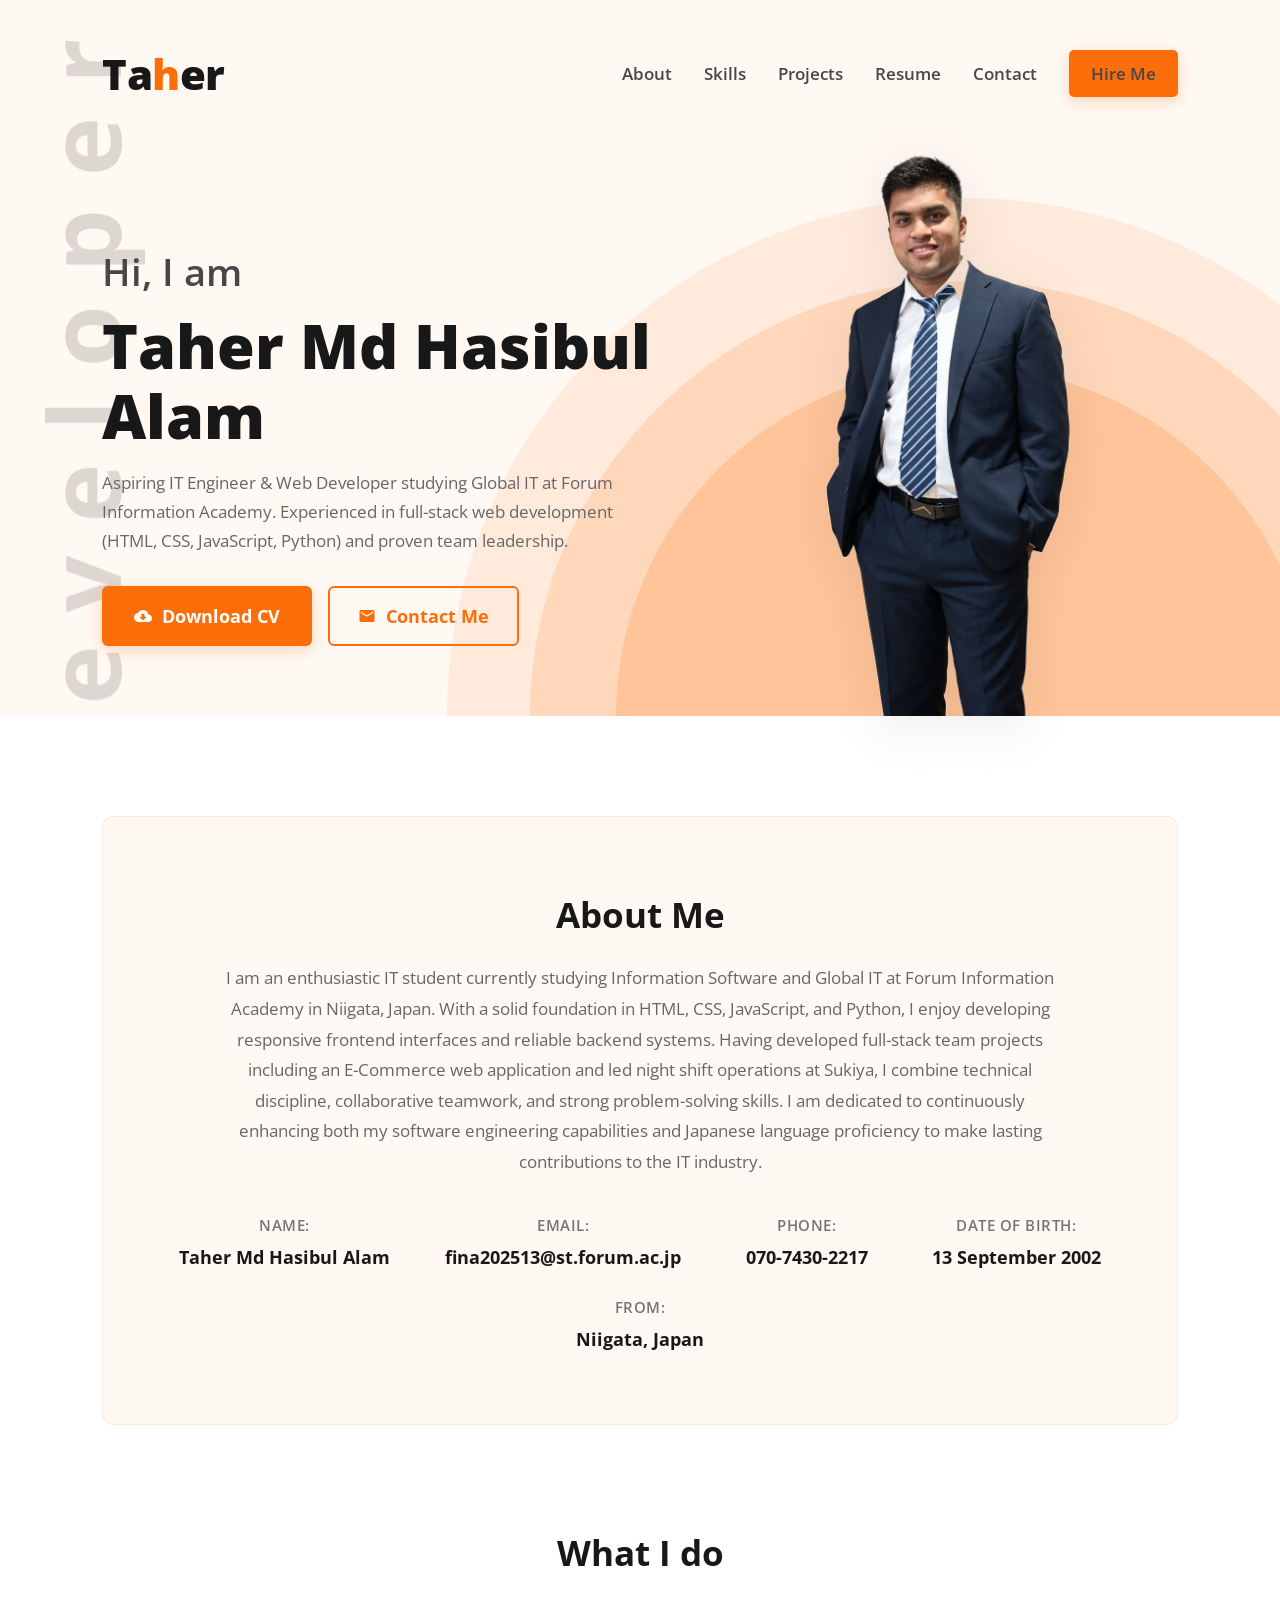
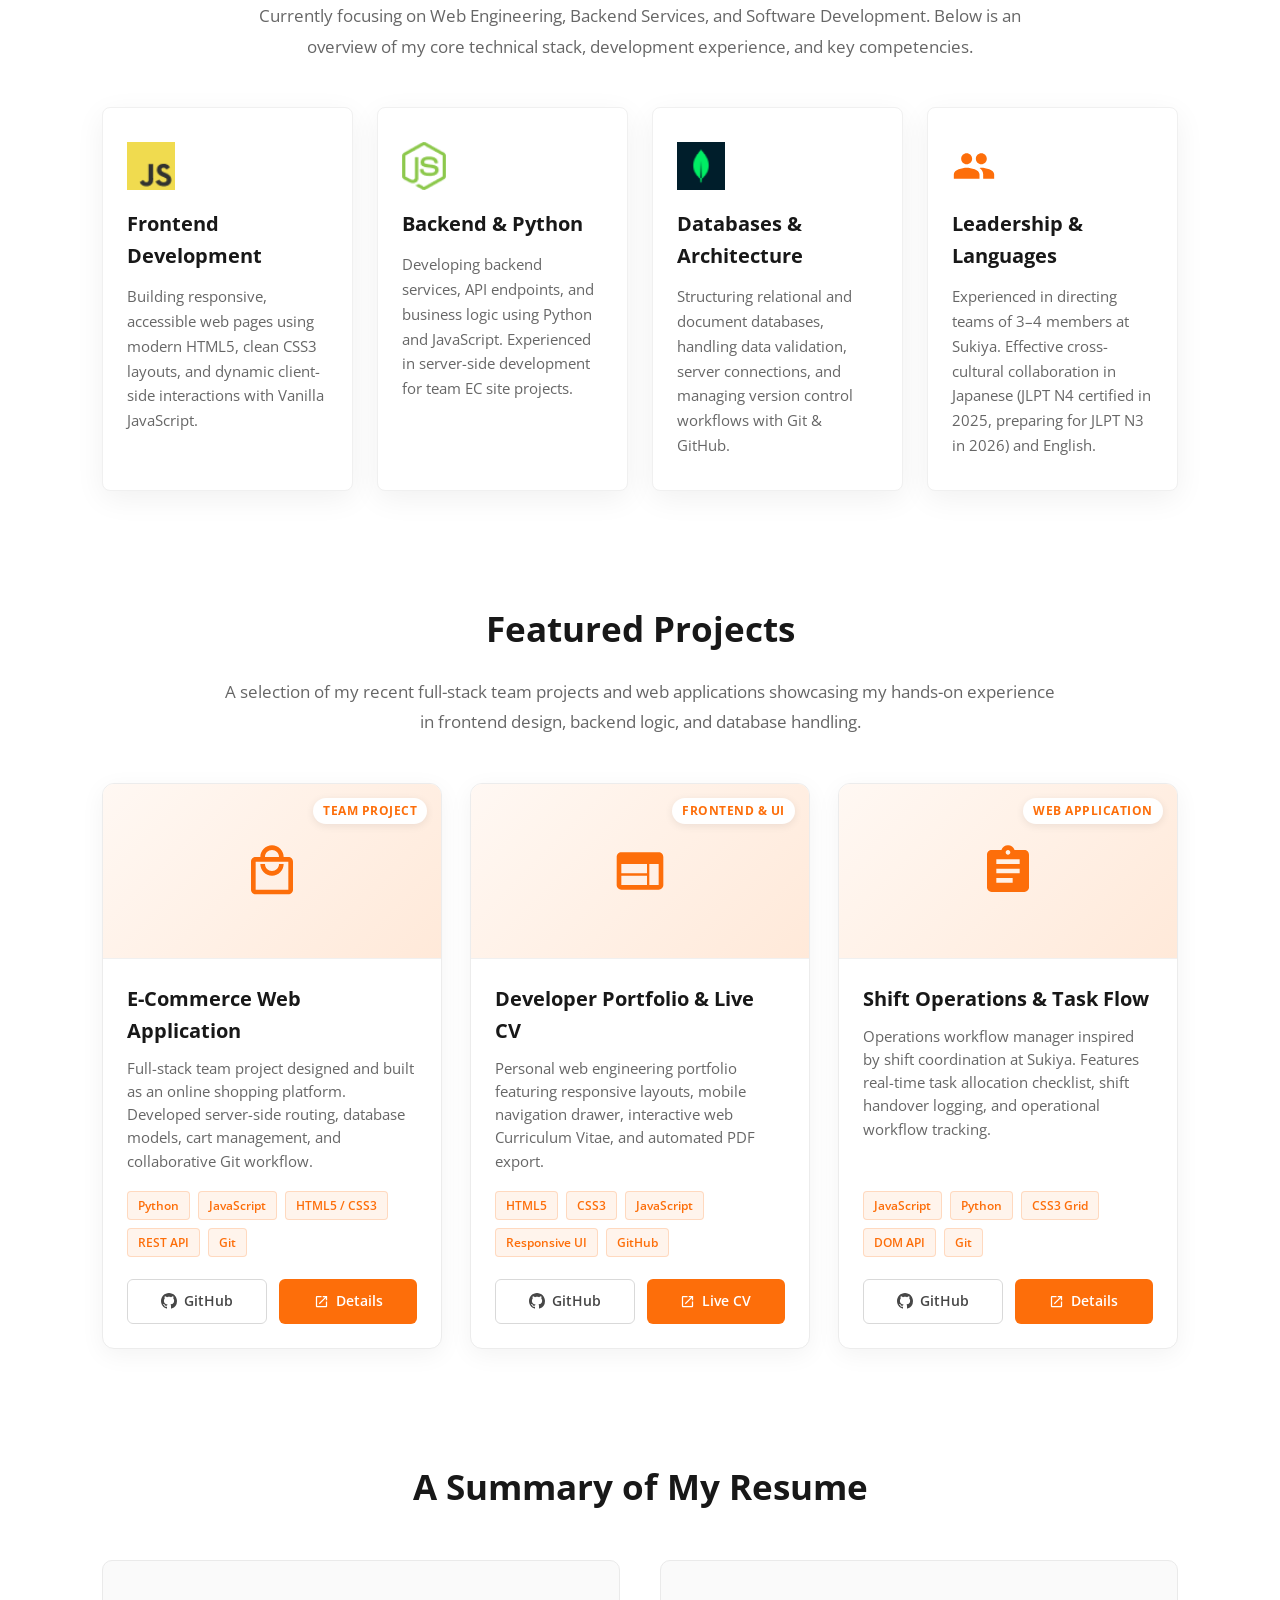
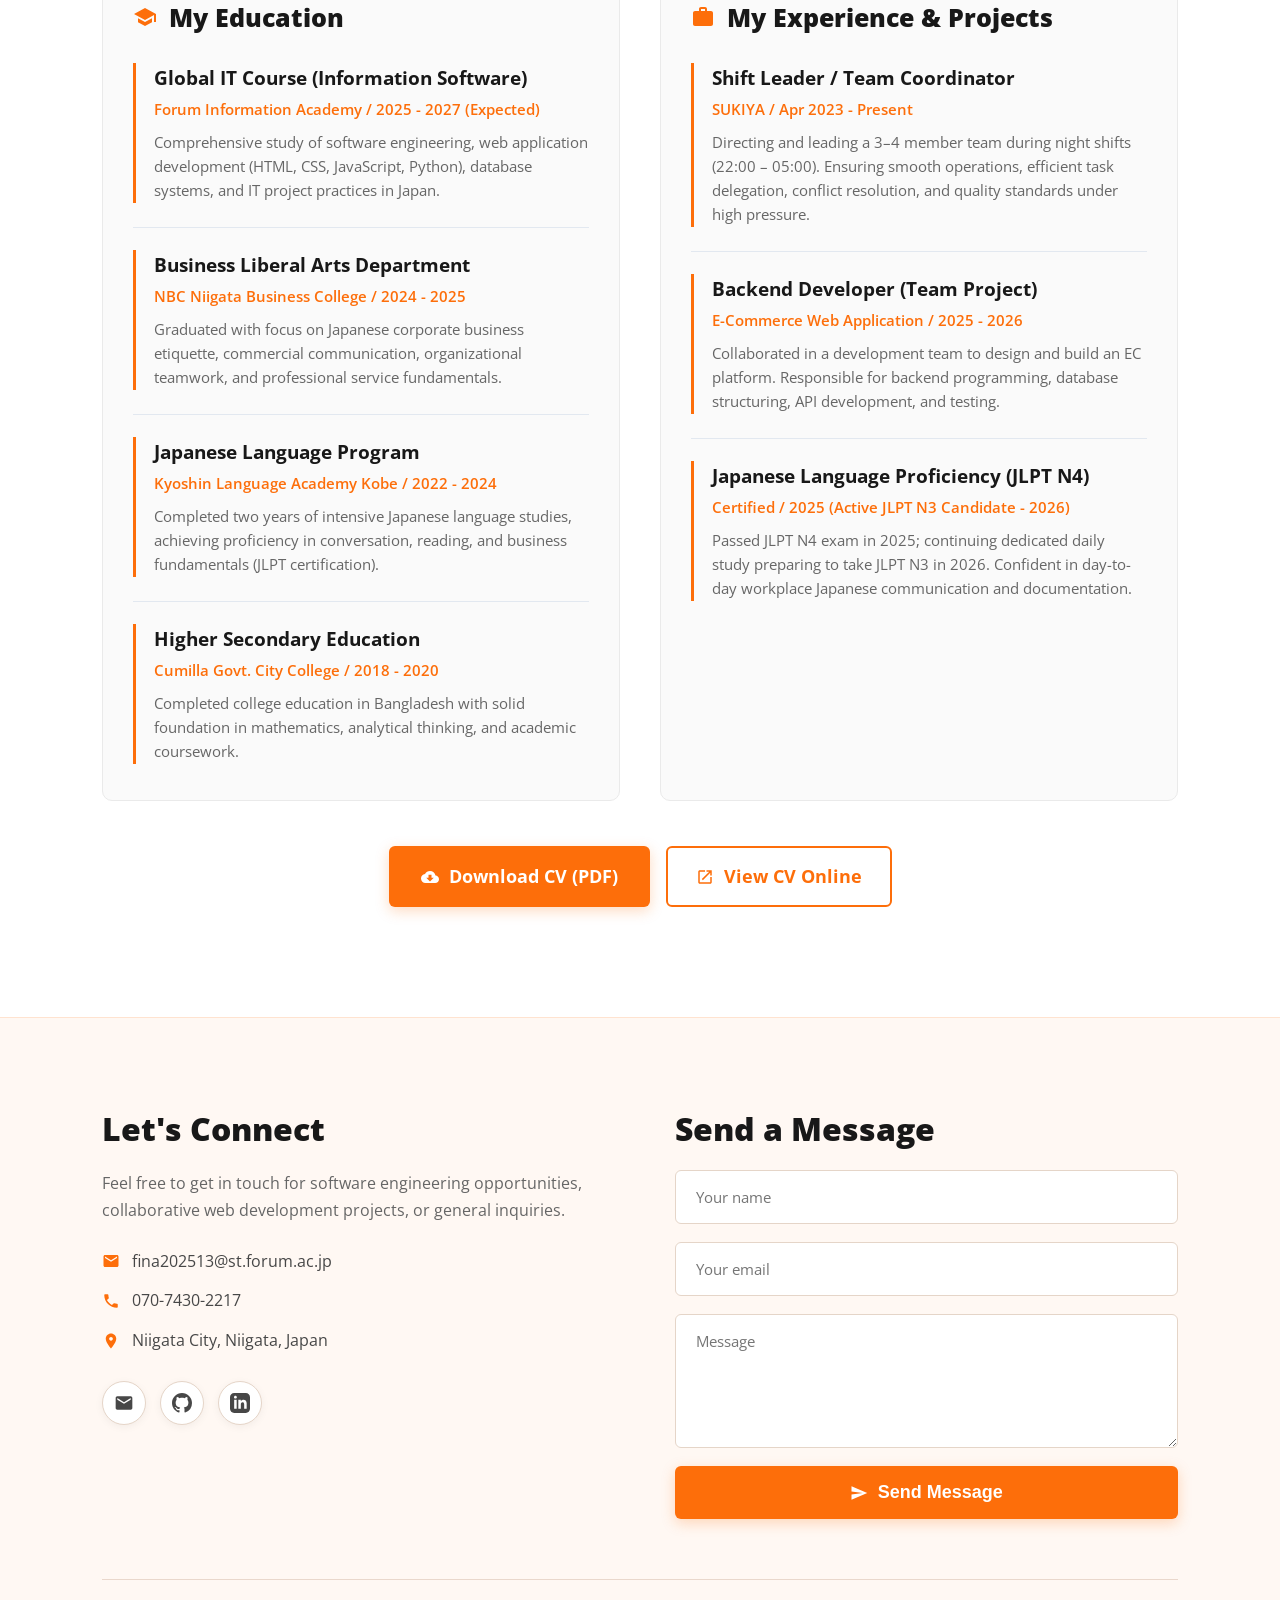
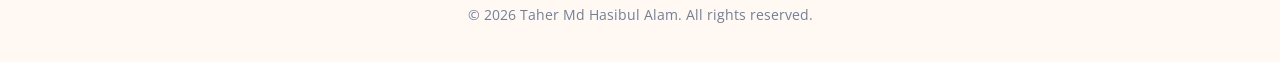
<file: index.html>
<!DOCTYPE html>
<html lang="en">
<head>
    <meta charset="UTF-8">
    <meta name="viewport" content="width=device-width, initial-scale=1.0">
    <meta name="google" content="notranslate">
    <title>Taher Md Hasibul Alam | Web Developer Portfolio</title>
    <meta name="description" content="Portfolio of Taher Md Hasibul Alam - Web Developer & Global IT Student at Forum Information Academy in Niigata, Japan. Specializing in Frontend and Backend Development.">
    <!-- Favicon -->
    <link rel="icon" type="image/svg+xml" href="data:image/svg+xml,<svg xmlns='http://www.w3.org/2000/svg' viewBox='0 0 100 100'><rect width='100' height='100' rx='20' fill='%23FD6E0A'/><text x='50%' y='55%' dominant-baseline='central' text-anchor='middle' fill='white' font-size='60' font-family='sans-serif' font-weight='bold'>T</text></svg>">
    <!-- Google Fonts -->
    <link rel="preconnect" href="https://fonts.googleapis.com">
    <link rel="preconnect" href="https://fonts.gstatic.com" crossorigin>
    <link href="https://fonts.googleapis.com/css2?family=Open+Sans:ital,wght@0,300..800;1,300..800&display=swap" rel="stylesheet">
    <!-- Font Awesome 6.5.1 -->
    <link rel="stylesheet" href="https://cdnjs.cloudflare.com/ajax/libs/font-awesome/6.5.1/css/all.min.css">
    <!-- Custom CSS -->
    <link rel="stylesheet" href="styles/portfolio.css">
</head>

<body class="font-open-sans">
    <!-- Header Section -->
    <header class="header">
        <nav>
            <a href="#" class="logo-link" aria-label="Taher Portfolio Home">
                <div class="logo">
                    <h2>Ta<span class="color-orange">h</span>er</h2>
                </div>
            </a>

            <button class="mobile-menu-btn" id="mobile-menu-toggle" aria-label="Toggle navigation menu">
                <svg width="22" height="22" viewBox="0 0 24 24" fill="currentColor"><path d="M3 18h18v-2H3v2zm0-5h18v-2H3v2zm0-7v2h18V6H3z"/></svg>
            </button>

            <ul class="menu" id="nav-menu">
                <li><a href="#about">About</a></li>
                <li><a href="#skills">Skills</a></li>
                <li><a href="#projects">Projects</a></li>
                <li><a href="#resume">Resume</a></li>
                <li><a href="#contact">Contact</a></li>
                <li><a href="#contact" class="btn-primary btn-nav">Hire Me</a></li>
            </ul>
        </nav>

        <section id="banner" class="banner">
            <div class="banner-content">
                <h4 class="banner-greetings">Hi, I am</h4>
                <h1 class="banner-title">Taher Md Hasibul Alam</h1>
                <p class="banner-description">
                    Aspiring IT Engineer & Web Developer studying Global IT at Forum Information Academy. Experienced in full-stack web development (HTML, CSS, JavaScript, Python) and proven team leadership.
                </p>
                <div class="banner-buttons">
                    <a href="cv.pdf" download="Taher_Md_Hasibul_Alam_CV.pdf" class="btn-primary">
                        <svg width="18" height="18" viewBox="0 0 24 24" fill="currentColor"><path d="M19.35 10.04C18.67 6.59 15.64 4 12 4 9.11 4 6.6 5.64 5.35 8.04 2.34 8.36 0 10.91 0 14c0 3.31 2.69 6 6 6h13c2.76 0 5-2.24 5-5 0-2.64-2.05-4.78-4.65-4.96zM17 13l-5 5-5-5h3V9h4v4h3z"/></svg>
                        Download CV
                    </a>
                    <a href="#contact" class="btn-contact">
                        <svg width="18" height="18" viewBox="0 0 24 24" fill="currentColor"><path d="M20 4H4c-1.1 0-1.99.9-1.99 2L2 18c0 1.1.9 2 2 2h16c1.1 0 2-.9 2-2V6c0-1.1-.9-2-2-2zm0 4l-8 5-8-5V6l8 5 8-5v2z"/></svg>
                        Contact Me
                    </a>
                </div>
            </div>
            <div class="banner-image">
                <img src="images/taher_cutout.png" alt="Taher Md Hasibul Alam - Web Developer">
            </div>
        </section>
    </header>

    <!-- Main Content -->
    <main class="main-container">
        <!-- About Me Section -->
        <section id="about" class="about">
            <h3 class="section-title">About Me</h3>
            <p class="section-description">
                I am an enthusiastic IT student currently studying Information Software and Global IT at Forum Information Academy in Niigata, Japan. With a solid foundation in HTML, CSS, JavaScript, and Python, I enjoy developing responsive frontend interfaces and reliable backend systems. Having developed full-stack team projects including an E-Commerce web application and led night shift operations at Sukiya, I combine technical discipline, collaborative teamwork, and strong problem-solving skills. I am dedicated to continuously enhancing both my software engineering capabilities and Japanese language proficiency to make lasting contributions to the IT industry.
            </p>
            <div class="about-info-container">
                <div class="about-info">
                    <h4 class="info-title">Name:</h4>
                    <p class="info-description">Taher Md Hasibul Alam</p>
                </div>
                <div class="about-info">
                    <h4 class="info-title">Email:</h4>
                    <p class="info-description">
                        <a href="mailto:fina202513@st.forum.ac.jp" class="info-link">fina202513@st.forum.ac.jp</a>
                    </p>
                </div>
                <div class="about-info">
                    <h4 class="info-title">Phone:</h4>
                    <p class="info-description">
                        <a href="tel:07074302217" class="info-link">070-7430-2217</a>
                    </p>
                </div>
                <div class="about-info">
                    <h4 class="info-title">Date of birth:</h4>
                    <p class="info-description">13 September 2002</p>
                </div>
                <div class="about-info">
                    <h4 class="info-title">From:</h4>
                    <p class="info-description">Niigata, Japan</p>
                </div>
            </div>
        </section>

        <!-- What I Do Section -->
        <section id="skills" class="skills-section">
            <h3 class="section-title">What I do</h3>
            <p class="section-description">
                Currently focusing on Web Engineering, Backend Services, and Software Development. Below is an overview of my core technical stack, development experience, and key competencies.
            </p>
            <div class="skills-container">
                <div class="skill-card">
                    <div class="skill-icon-wrap">
                        <img src="images/icons/js.png" alt="Frontend & JavaScript">
                    </div>
                    <h4 class="skill-title">Frontend Development</h4>
                    <p class="skill-description">
                        Building responsive, accessible web pages using modern HTML5, clean CSS3 layouts, and dynamic client-side interactions with Vanilla JavaScript.
                    </p>
                </div>
                <div class="skill-card">
                    <div class="skill-icon-wrap">
                        <img src="images/icons/nodejs.png" alt="Backend & Python">
                    </div>
                    <h4 class="skill-title">Backend & Python</h4>
                    <p class="skill-description">
                        Developing backend services, API endpoints, and business logic using Python and JavaScript. Experienced in server-side development for team EC site projects.
                    </p>
                </div>
                <div class="skill-card">
                    <div class="skill-icon-wrap">
                        <img src="images/icons/mongo.png" alt="Databases & Architecture">
                    </div>
                    <h4 class="skill-title">Databases & Architecture</h4>
                    <p class="skill-description">
                        Structuring relational and document databases, handling data validation, server connections, and managing version control workflows with Git & GitHub.
                    </p>
                </div>
                <div class="skill-card">
                    <div class="skill-icon-wrap">
                        <svg width="44" height="44" viewBox="0 0 24 24" fill="#FD6E0A"><path d="M16 11c1.66 0 2.99-1.34 2.99-3S17.66 5 16 5c-1.66 0-3 1.34-3 3s1.34 3 3 3zm-8 0c1.66 0 2.99-1.34 2.99-3S9.66 5 8 5C6.34 5 5 6.34 5 8s1.34 3 3 3zm0 2c-2.33 0-7 1.17-7 3.5V19h14v-2.5c0-2.33-4.67-3.5-7-3.5zm8 0c-.29 0-.62.02-.97.05 1.16.84 1.97 1.97 1.97 3.45V19h6v-2.5c0-2.33-4.67-3.5-7-3.5z"/></svg>
                    </div>
                    <h4 class="skill-title">Leadership & Languages</h4>
                    <p class="skill-description">
                        Experienced in directing teams of 3–4 members at Sukiya. Effective cross-cultural collaboration in Japanese (JLPT N4 certified in 2025, preparing for JLPT N3 in 2026) and English.
                    </p>
                </div>
            </div>
        </section>

        <!-- Featured Projects Section -->
        <section id="projects" class="projects-section">
            <h3 class="section-title">Featured Projects</h3>
            <p class="section-description">
                A selection of my recent full-stack team projects and web applications showcasing my hands-on experience in frontend design, backend logic, and database handling.
            </p>

            <div class="projects-grid">
                <!-- Project 1 -->
                <div class="project-card">
                    <div class="project-thumb">
                        <span class="project-badge">Team Project</span>
                        <svg width="56" height="56" viewBox="0 0 24 24" fill="currentColor">
                            <path d="M19 6h-2c0-2.76-2.24-5-5-5S7 3.24 7 6H5c-1.1 0-2 .9-2 2v12c0 1.1.9 2 2 2h14c1.1 0 2-.9 2-2V8c0-1.1-.9-2-2-2zm-7-3c1.66 0 3 1.34 3 3H9c0-1.66 1.34-3 3-3zm7 17H5V8h14v12zm-7-8c-1.66 0-3-1.34-3-3H7c0 2.76 2.24 5 5 5s5-2.24 5-5h-2c0 1.66-1.34 3-3 3z"/>
                        </svg>
                    </div>
                    <div class="project-body">
                        <h4 class="project-title">E-Commerce Web Application</h4>
                        <p class="project-desc">
                            Full-stack team project designed and built as an online shopping platform. Developed server-side routing, database models, cart management, and collaborative Git workflow.
                        </p>
                        <div class="project-tech">
                            <span class="tech-tag">Python</span>
                            <span class="tech-tag">JavaScript</span>
                            <span class="tech-tag">HTML5 / CSS3</span>
                            <span class="tech-tag">REST API</span>
                            <span class="tech-tag">Git</span>
                        </div>
                        <div class="project-links">
                            <a href="https://github.com/fina202513-prog" target="_blank" rel="noopener noreferrer" class="project-btn project-btn-outline">
                                <svg width="16" height="16" viewBox="0 0 24 24" fill="currentColor"><path d="M12 0C5.37 0 0 5.37 0 12c0 5.31 3.435 9.795 8.205 11.385.6.105.825-.255.825-.57 0-.285-.015-1.23-.015-2.235-3.015.555-3.795-.735-4.035-1.41-.135-.345-.72-1.41-1.23-1.695-.42-.225-1.02-.78-.015-.795.945-.015 1.62.87 1.845 1.23 1.08 1.815 2.805 1.305 3.495.99.105-.78.42-1.305.765-1.605-2.67-.3-5.46-1.335-5.46-5.925 0-1.305.465-2.385 1.23-3.225-.12-.3-.54-1.53.12-3.18 0 0 1.005-.315 3.3 1.23.96-.27 1.98-.405 3-.405s2.04.135 3 .405c2.295-1.56 3.3-1.23 3.3-1.23.66 1.65.24 2.88.12 3.18.765.84 1.23 1.905 1.23 3.225 0 4.605-2.805 5.625-5.475 5.925.435.375.81 1.095.81 2.22 0 1.605-.015 2.895-.015 3.3 0 .315.225.69.825.57A12.02 12.02 0 0024 12c0-6.63-5.37-12-12-12z"/></svg>
                                GitHub
                            </a>
                            <a href="#contact" class="project-btn project-btn-primary">
                                <svg width="15" height="15" viewBox="0 0 24 24" fill="currentColor"><path d="M19 19H5V5h7V3H5c-1.11 0-2 .9-2 2v14c0 1.1.89 2 2 2h14c1.1 0 2-.9 2-2v-7h-2v7zM14 3v2h3.59l-9.83 9.83 1.41 1.41L19 6.41V10h2V3h-7z"/></svg>
                                Details
                            </a>
                        </div>
                    </div>
                </div>

                <!-- Project 2 -->
                <div class="project-card">
                    <div class="project-thumb">
                        <span class="project-badge">Frontend & UI</span>
                        <svg width="56" height="56" viewBox="0 0 24 24" fill="currentColor">
                            <path d="M20 4H4c-1.1 0-1.99.9-1.99 2L2 18c0 1.1.9 2 2 2h16c1.1 0 2-.9 2-2V6c0-1.1-.9-2-2-2zm-5 14H4v-4h11v4zm0-5H4V9h11v4zm5 5h-4V9h4v9z"/>
                        </svg>
                    </div>
                    <div class="project-body">
                        <h4 class="project-title">Developer Portfolio & Live CV</h4>
                        <p class="project-desc">
                            Personal web engineering portfolio featuring responsive layouts, mobile navigation drawer, interactive web Curriculum Vitae, and automated PDF export.
                        </p>
                        <div class="project-tech">
                            <span class="tech-tag">HTML5</span>
                            <span class="tech-tag">CSS3</span>
                            <span class="tech-tag">JavaScript</span>
                            <span class="tech-tag">Responsive UI</span>
                            <span class="tech-tag">GitHub</span>
                        </div>
                        <div class="project-links">
                            <a href="https://github.com/fina202513-prog/hero-dev-portfolio-code" target="_blank" rel="noopener noreferrer" class="project-btn project-btn-outline">
                                <svg width="16" height="16" viewBox="0 0 24 24" fill="currentColor"><path d="M12 0C5.37 0 0 5.37 0 12c0 5.31 3.435 9.795 8.205 11.385.6.105.825-.255.825-.57 0-.285-.015-1.23-.015-2.235-3.015.555-3.795-.735-4.035-1.41-.135-.345-.72-1.41-1.23-1.695-.42-.225-1.02-.78-.015-.795.945-.015 1.62.87 1.845 1.23 1.08 1.815 2.805 1.305 3.495.99.105-.78.42-1.305.765-1.605-2.67-.3-5.46-1.335-5.46-5.925 0-1.305.465-2.385 1.23-3.225-.12-.3-.54-1.53.12-3.18 0 0 1.005-.315 3.3 1.23.96-.27 1.98-.405 3-.405s2.04.135 3 .405c2.295-1.56 3.3-1.23 3.3-1.23.66 1.65.24 2.88.12 3.18.765.84 1.23 1.905 1.23 3.225 0 4.605-2.805 5.625-5.475 5.925.435.375.81 1.095.81 2.22 0 1.605-.015 2.895-.015 3.3 0 .315.225.69.825.57A12.02 12.02 0 0024 12c0-6.63-5.37-12-12-12z"/></svg>
                                GitHub
                            </a>
                            <a href="cv.html" target="_blank" class="project-btn project-btn-primary">
                                <svg width="15" height="15" viewBox="0 0 24 24" fill="currentColor"><path d="M19 19H5V5h7V3H5c-1.11 0-2 .9-2 2v14c0 1.1.89 2 2 2h14c1.1 0 2-.9 2-2v-7h-2v7zM14 3v2h3.59l-9.83 9.83 1.41 1.41L19 6.41V10h2V3h-7z"/></svg>
                                Live CV
                            </a>
                        </div>
                    </div>
                </div>

                <!-- Project 3 -->
                <div class="project-card">
                    <div class="project-thumb">
                        <span class="project-badge">Web Application</span>
                        <svg width="56" height="56" viewBox="0 0 24 24" fill="currentColor">
                            <path d="M19 3h-4.18C14.4 1.84 13.3 1 12 1c-1.3 0-2.4.84-2.82 2H5c-1.1 0-2 .9-2 2v14c0 1.1.9 2 2 2h14c1.1 0 2-.9 2-2V5c0-1.1-.9-2-2-2zm-7 0c.55 0 1 .45 1 1s-.45 1-1 1-1-.45-1-1 .45-1 1-1zm2 14H7v-2h7v2zm3-4H7v-2h10v2zm0-4H7V7h10v2z"/>
                        </svg>
                    </div>
                    <div class="project-body">
                        <h4 class="project-title">Shift Operations & Task Flow</h4>
                        <p class="project-desc">
                            Operations workflow manager inspired by shift coordination at Sukiya. Features real-time task allocation checklist, shift handover logging, and operational workflow tracking.
                        </p>
                        <div class="project-tech">
                            <span class="tech-tag">JavaScript</span>
                            <span class="tech-tag">Python</span>
                            <span class="tech-tag">CSS3 Grid</span>
                            <span class="tech-tag">DOM API</span>
                            <span class="tech-tag">Git</span>
                        </div>
                        <div class="project-links">
                            <a href="https://github.com/fina202513-prog" target="_blank" rel="noopener noreferrer" class="project-btn project-btn-outline">
                                <svg width="16" height="16" viewBox="0 0 24 24" fill="currentColor"><path d="M12 0C5.37 0 0 5.37 0 12c0 5.31 3.435 9.795 8.205 11.385.6.105.825-.255.825-.57 0-.285-.015-1.23-.015-2.235-3.015.555-3.795-.735-4.035-1.41-.135-.345-.72-1.41-1.23-1.695-.42-.225-1.02-.78-.015-.795.945-.015 1.62.87 1.845 1.23 1.08 1.815 2.805 1.305 3.495.99.105-.78.42-1.305.765-1.605-2.67-.3-5.46-1.335-5.46-5.925 0-1.305.465-2.385 1.23-3.225-.12-.3-.54-1.53.12-3.18 0 0 1.005-.315 3.3 1.23.96-.27 1.98-.405 3-.405s2.04.135 3 .405c2.295-1.56 3.3-1.23 3.3-1.23.66 1.65.24 2.88.12 3.18.765.84 1.23 1.905 1.23 3.225 0 4.605-2.805 5.625-5.475 5.925.435.375.81 1.095.81 2.22 0 1.605-.015 2.895-.015 3.3 0 .315.225.69.825.57A12.02 12.02 0 0024 12c0-6.63-5.37-12-12-12z"/></svg>
                                GitHub
                            </a>
                            <a href="#contact" class="project-btn project-btn-primary">
                                <svg width="15" height="15" viewBox="0 0 24 24" fill="currentColor"><path d="M19 19H5V5h7V3H5c-1.11 0-2 .9-2 2v14c0 1.1.89 2 2 2h14c1.1 0 2-.9 2-2v-7h-2v7zM14 3v2h3.59l-9.83 9.83 1.41 1.41L19 6.41V10h2V3h-7z"/></svg>
                                Details
                            </a>
                        </div>
                    </div>
                </div>
            </div>
        </section>

        <!-- Resume Section -->
        <section id="resume" class="resume-section">
            <h3 class="section-title">A Summary of My Resume</h3>
            
            <div class="resume-container">
                <!-- Education Column -->
                <div class="resume-column">
                    <h3 class="resume-column-title">
                        <svg width="24" height="24" viewBox="0 0 24 24" fill="#FD6E0A"><path d="M5 13.18v4L12 21l7-3.82v-4L12 17l-7-3.82zM12 3L1 9l11 6 9-4.91V17h2V9L12 3z"/></svg>
                        My Education
                    </h3>

                    <div class="resume-item">
                        <h4 class="experience-title">Global IT Course (Information Software)</h4>
                        <h5 class="experience-sub-title">Forum Information Academy / 2025 - 2027 (Expected)</h5>
                        <p class="experience-description">
                            Comprehensive study of software engineering, web application development (HTML, CSS, JavaScript, Python), database systems, and IT project practices in Japan.
                        </p>
                    </div>
                    <hr>

                    <div class="resume-item">
                        <h4 class="experience-title">Business Liberal Arts Department</h4>
                        <h5 class="experience-sub-title">NBC Niigata Business College / 2024 - 2025</h5>
                        <p class="experience-description">
                            Graduated with focus on Japanese corporate business etiquette, commercial communication, organizational teamwork, and professional service fundamentals.
                        </p>
                    </div>
                    <hr>

                    <div class="resume-item">
                        <h4 class="experience-title">Japanese Language Program</h4>
                        <h5 class="experience-sub-title">Kyoshin Language Academy Kobe / 2022 - 2024</h5>
                        <p class="experience-description">
                            Completed two years of intensive Japanese language studies, achieving proficiency in conversation, reading, and business fundamentals (JLPT certification).
                        </p>
                    </div>
                    <hr>

                    <div class="resume-item">
                        <h4 class="experience-title">Higher Secondary Education</h4>
                        <h5 class="experience-sub-title">Cumilla Govt. City College / 2018 - 2020</h5>
                        <p class="experience-description">
                            Completed college education in Bangladesh with solid foundation in mathematics, analytical thinking, and academic coursework.
                        </p>
                    </div>
                </div>

                <!-- Experience Column -->
                <div class="resume-column">
                    <h3 class="resume-column-title">
                        <svg width="24" height="24" viewBox="0 0 24 24" fill="#FD6E0A"><path d="M20 6h-4V4c0-1.11-.89-2-2-2h-4c-1.11 0-2 .89-2 2v2H4c-1.11 0-1.99.89-1.99 2L2 19c0 1.11.89 2 2 2h16c1.11 0 2-.89 2-2V8c0-1.11-.89-2-2-2zm-6 0h-4V4h4v2z"/></svg>
                        My Experience & Projects
                    </h3>

                    <div class="resume-item">
                        <h4 class="experience-title">Shift Leader / Team Coordinator</h4>
                        <h5 class="experience-sub-title">SUKIYA / Apr 2023 - Present</h5>
                        <p class="experience-description">
                            Directing and leading a 3–4 member team during night shifts (22:00 – 05:00). Ensuring smooth operations, efficient task delegation, conflict resolution, and quality standards under high pressure.
                        </p>
                    </div>
                    <hr>

                    <div class="resume-item">
                        <h4 class="experience-title">Backend Developer (Team Project)</h4>
                        <h5 class="experience-sub-title">E-Commerce Web Application / 2025 - 2026</h5>
                        <p class="experience-description">
                            Collaborated in a development team to design and build an EC platform. Responsible for backend programming, database structuring, API development, and testing.
                        </p>
                    </div>
                    <hr>

                    <div class="resume-item">
                        <h4 class="experience-title">Japanese Language Proficiency (JLPT N4)</h4>
                        <h5 class="experience-sub-title">Certified / 2025 (Active JLPT N3 Candidate - 2026)</h5>
                        <p class="experience-description">
                            Passed JLPT N4 exam in 2025; continuing dedicated daily study preparing to take JLPT N3 in 2026. Confident in day-to-day workplace Japanese communication and documentation.
                        </p>
                    </div>
                </div>
            </div>

            <div class="download-cv-btn-container">
                <a href="cv.pdf" download="Taher_Md_Hasibul_Alam_CV.pdf" class="btn-primary">
                    <svg width="18" height="18" viewBox="0 0 24 24" fill="currentColor"><path d="M19.35 10.04C18.67 6.59 15.64 4 12 4 9.11 4 6.6 5.64 5.35 8.04 2.34 8.36 0 10.91 0 14c0 3.31 2.69 6 6 6h13c2.76 0 5-2.24 5-5 0-2.64-2.05-4.78-4.65-4.96zM17 13l-5 5-5-5h3V9h4v4h3z"/></svg>
                    Download CV (PDF)
                </a>
                <a href="cv.html" target="_blank" class="btn-contact">
                    <svg width="18" height="18" viewBox="0 0 24 24" fill="currentColor"><path d="M19 19H5V5h7V3H5c-1.11 0-2 .9-2 2v14c0 1.1.89 2 2 2h14c1.1 0 2-.9 2-2v-7h-2v7zM14 3v2h3.59l-9.83 9.83 1.41 1.41L19 6.41V10h2V3h-7z"/></svg>
                    View CV Online
                </a>
            </div>
        </section>
    </main>

    <!-- Footer / Contact Section -->
    <footer id="contact" class="footer">
        <div class="footer-container">
            <div class="footer-column">
                <h3 class="footer-title">Let's Connect</h3>
                <p class="footer-description">
                    Feel free to get in touch for software engineering opportunities, collaborative web development projects, or general inquiries.
                </p>
                <div class="footer-contact-list">
                    <a href="mailto:fina202513@st.forum.ac.jp" class="footer-contact-item">
                        <svg width="18" height="18" viewBox="0 0 24 24" fill="#FD6E0A"><path d="M20 4H4c-1.1 0-1.99.9-1.99 2L2 18c0 1.1.9 2 2 2h16c1.1 0 2-.9 2-2V6c0-1.1-.9-2-2-2zm0 4l-8 5-8-5V6l8 5 8-5v2z"/></svg>
                        fina202513@st.forum.ac.jp
                    </a>
                    <a href="tel:07074302217" class="footer-contact-item">
                        <svg width="18" height="18" viewBox="0 0 24 24" fill="#FD6E0A"><path d="M6.62 10.79c1.44 2.83 3.76 5.14 6.59 6.59l2.2-2.2c.27-.27.67-.36 1.02-.24 1.12.37 2.33.57 3.57.57.55 0 1 .45 1 1V20c0 .55-.45 1-1 1-9.39 0-17-7.61-17-17 0-.55.45-1 1-1h3.5c.55 0 1 .45 1 1 0 1.25.2 2.45.57 3.57.11.35.03.74-.25 1.02l-2.2 2.2z"/></svg>
                        070-7430-2217
                    </a>
                    <div class="footer-contact-item">
                        <svg width="18" height="18" viewBox="0 0 24 24" fill="#FD6E0A"><path d="M12 2C8.13 2 5 5.13 5 9c0 5.25 7 13 7 13s7-7.75 7-13c0-3.87-3.13-7-7-7zm0 9.5c-1.38 0-2.5-1.12-2.5-2.5s1.12-2.5 2.5-2.5 2.5 1.12 2.5 2.5-1.12 2.5-2.5 2.5z"/></svg>
                        Niigata City, Niigata, Japan
                    </div>
                </div>
                <div class="social-links">
                    <a href="mailto:fina202513@st.forum.ac.jp" class="social-btn" title="Send Email" aria-label="Send Email">
                        <svg width="19" height="19" viewBox="0 0 24 24" fill="currentColor"><path d="M20 4H4c-1.1 0-1.99.9-1.99 2L2 18c0 1.1.9 2 2 2h16c1.1 0 2-.9 2-2V6c0-1.1-.9-2-2-2zm0 4l-8 5-8-5V6l8 5 8-5v2z"/></svg>
                    </a>
                    <a href="https://github.com/fina202513-prog" target="_blank" rel="noopener noreferrer" class="social-btn" title="GitHub Profile" aria-label="GitHub Profile">
                        <svg width="19" height="19" viewBox="0 0 24 24" fill="currentColor"><path d="M12 0C5.37 0 0 5.37 0 12c0 5.31 3.435 9.795 8.205 11.385.6.105.825-.255.825-.57 0-.285-.015-1.23-.015-2.235-3.015.555-3.795-.735-4.035-1.41-.135-.345-.72-1.41-1.23-1.695-.42-.225-1.02-.78-.015-.795.945-.015 1.62.87 1.845 1.23 1.08 1.815 2.805 1.305 3.495.99.105-.78.42-1.305.765-1.605-2.67-.3-5.46-1.335-5.46-5.925 0-1.305.465-2.385 1.23-3.225-.12-.3-.54-1.53.12-3.18 0 0 1.005-.315 3.3 1.23.96-.27 1.98-.405 3-.405s2.04.135 3 .405c2.295-1.56 3.3-1.23 3.3-1.23.66 1.65.24 2.88.12 3.18.765.84 1.23 1.905 1.23 3.225 0 4.605-2.805 5.625-5.475 5.925.435.375.81 1.095.81 2.22 0 1.605-.015 2.895-.015 3.3 0 .315.225.69.825.57A12.02 12.02 0 0024 12c0-6.63-5.37-12-12-12z"/></svg>
                    </a>
                    <a href="https://linkedin.com" target="_blank" rel="noopener noreferrer" class="social-btn" title="LinkedIn Profile" aria-label="LinkedIn Profile">
                        <svg width="18" height="18" viewBox="0 0 24 24" fill="currentColor"><path d="M19 0h-14c-2.761 0-5 2.239-5 5v14c0 2.761 2.239 5 5 5h14c2.762 0 5-2.239 5-5v-14c0-2.761-2.238-5-5-5zm-11 19h-3v-11h3v11zm-1.5-12.268c-.966 0-1.75-.79-1.75-1.764s.784-1.764 1.75-1.764 1.75.79 1.75 1.764-.783 1.764-1.75 1.764zm13.5 12.268h-3v-5.604c0-3.368-4-3.113-4 0v5.604h-3v-11h3v1.765c1.396-2.586 7-2.777 7 2.476v6.759z"/></svg>
                    </a>
                </div>
            </div>

            <div class="footer-column contact-form">
                <h3 class="footer-title">Send a Message</h3>
                <form id="contact-form" action="mailto:fina202513@st.forum.ac.jp" method="POST" enctype="text/plain">
                    <input type="text" id="form-name" name="name" placeholder="Your name" required aria-label="Your name">
                    <input type="email" id="form-email" name="email" placeholder="Your email" required aria-label="Your email">
                    <textarea rows="5" id="form-message" name="message" placeholder="Message" required aria-label="Message"></textarea>
                    <button class="btn-primary" type="submit">
                        <svg width="18" height="18" viewBox="0 0 24 24" fill="currentColor"><path d="M2.01 21L23 12 2.01 3 2 10l15 2-15 2z"/></svg>
                        Send Message
                    </button>
                    <div class="form-feedback" id="form-feedback"></div>
                </form>
            </div>
        </div>

        <div class="footer-bottom">
            <p>© 2026 Taher Md Hasibul Alam. All rights reserved.</p>
        </div>
    </footer>

    <!-- Back to top button -->
    <button class="back-to-top" id="back-to-top" aria-label="Back to top">
        <svg width="20" height="20" viewBox="0 0 24 24" fill="currentColor"><path d="M4 12l1.41 1.41L11 7.83V20h2V7.83l5.58 5.59L20 12l-8-8-8 8z"/></svg>
    </button>

    <!-- Interactive JavaScript -->
    <script>
        // Mobile Navigation Toggle
        const menuToggle = document.getElementById('mobile-menu-toggle');
        const navMenu = document.getElementById('nav-menu');

        if (menuToggle && navMenu) {
            menuToggle.addEventListener('click', () => {
                navMenu.classList.toggle('open');
                const isOpen = navMenu.classList.contains('open');
                menuToggle.setAttribute('aria-expanded', isOpen);
                menuToggle.innerHTML = isOpen 
                    ? '<svg width="22" height="22" viewBox="0 0 24 24" fill="currentColor"><path d="M19 6.41L17.59 5 12 10.59 6.41 5 5 6.41 10.59 12 5 17.59 6.41 19 12 13.41 17.59 19 19 17.59 13.41 12z"/></svg>'
                    : '<svg width="22" height="22" viewBox="0 0 24 24" fill="currentColor"><path d="M3 18h18v-2H3v2zm0-5h18v-2H3v2zm0-7v2h18V6H3z"/></svg>';
            });

            // Close menu when clicking on any menu link
            navMenu.querySelectorAll('a').forEach(link => {
                link.addEventListener('click', () => {
                    if (navMenu.classList.contains('open')) {
                        navMenu.classList.remove('open');
                        menuToggle.setAttribute('aria-expanded', 'false');
                        menuToggle.innerHTML = '<svg width="22" height="22" viewBox="0 0 24 24" fill="currentColor"><path d="M3 18h18v-2H3v2zm0-5h18v-2H3v2zm0-7v2h18V6H3z"/></svg>';
                    }
                });
            });
        }

        // Back to top floating button
        const backToTopBtn = document.getElementById('back-to-top');
        if (backToTopBtn) {
            window.addEventListener('scroll', () => {
                if (window.scrollY > 300) {
                    backToTopBtn.classList.add('show');
                } else {
                    backToTopBtn.classList.remove('show');
                }
            });

            backToTopBtn.addEventListener('click', () => {
                window.scrollTo({ top: 0, behavior: 'smooth' });
            });
        }

        // Contact Form Submission Handler
        const contactForm = document.getElementById('contact-form');
        const formFeedback = document.getElementById('form-feedback');

        if (contactForm) {
            contactForm.addEventListener('submit', (e) => {
                const name = document.getElementById('form-name').value.trim();
                const email = document.getElementById('form-email').value.trim();
                const message = document.getElementById('form-message').value.trim();

                if (!name || !email || !message) return;

                // Build mailto query
                const subject = encodeURIComponent(`Portfolio Inquiry from ${name}`);
                const body = encodeURIComponent(`Name: ${name}\nEmail: ${email}\n\nMessage:\n${message}`);
                const mailtoUrl = `mailto:fina202513@st.forum.ac.jp?subject=${subject}&body=${body}`;

                // Show success feedback
                if (formFeedback) {
                    formFeedback.textContent = "Thank you! Launching your email app to send message...";
                    formFeedback.className = "form-feedback success";
                }

                // Launch mail client
                setTimeout(() => {
                    window.location.href = mailtoUrl;
                }, 400);
            });
        }
    </script>
</body>
</html>
</file>
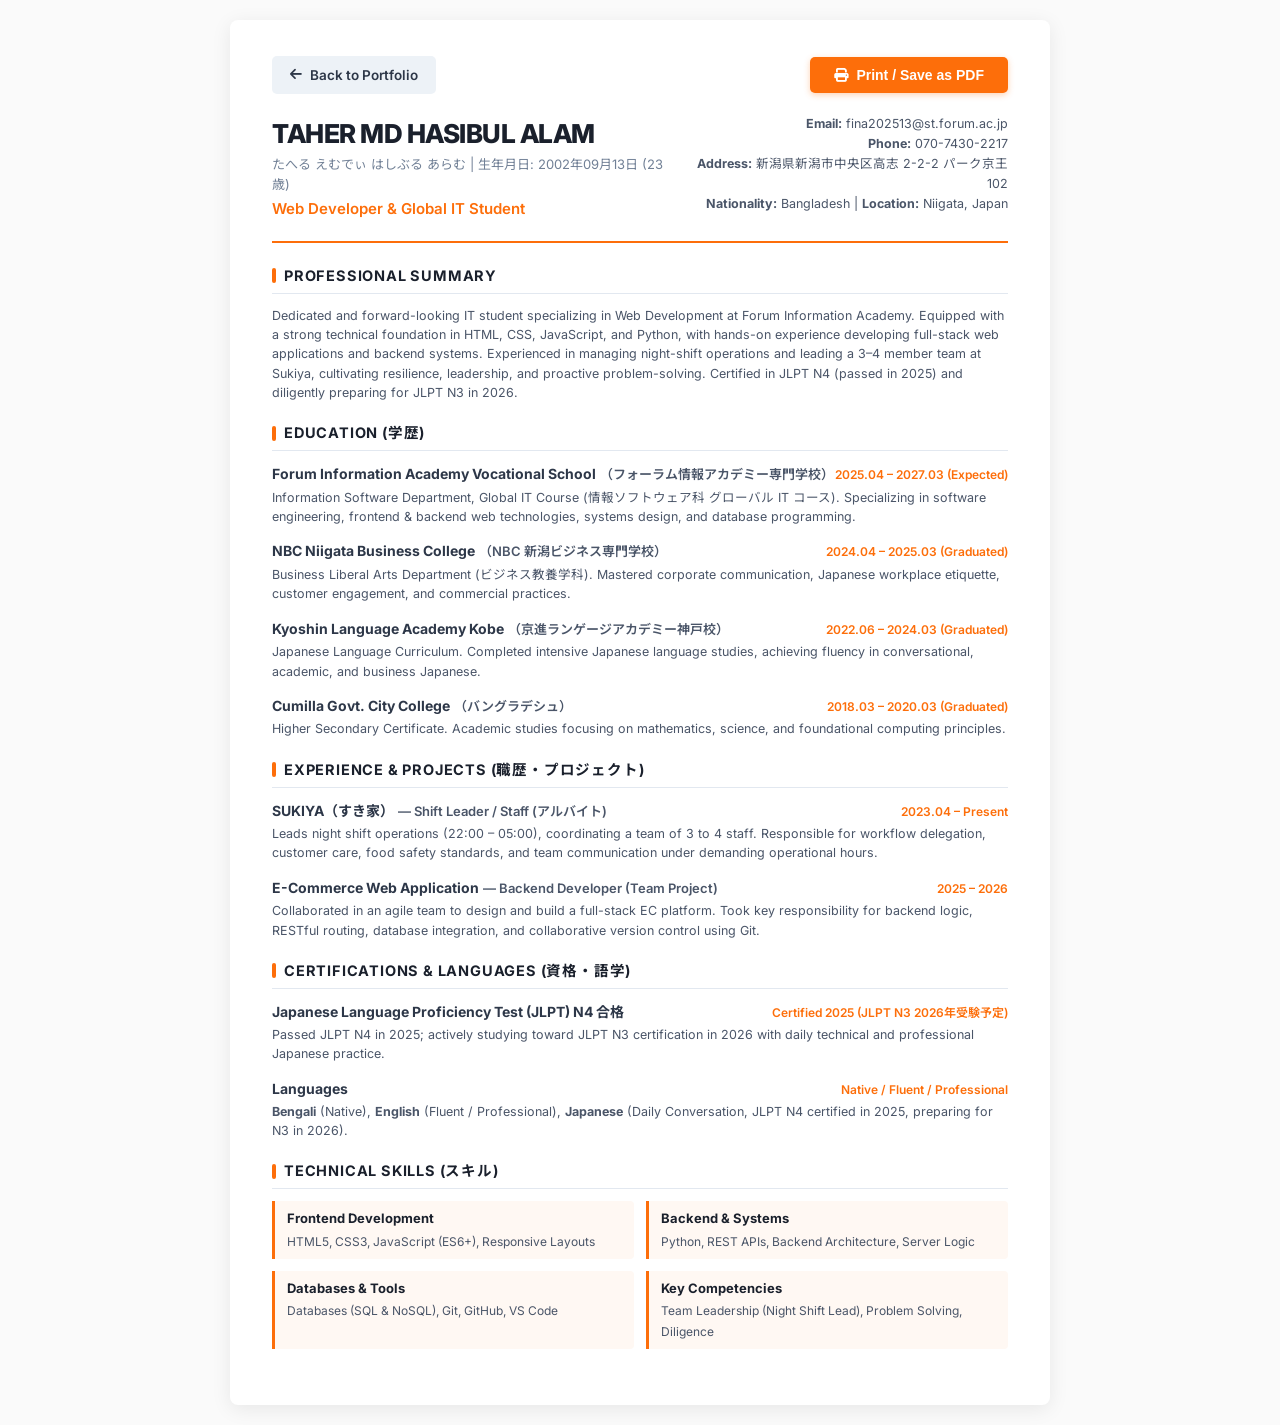
<file: cv.html>
<!DOCTYPE html>
<html lang="en">
<head>
    <meta charset="UTF-8">
    <meta name="viewport" content="width=device-width, initial-scale=1.0">
    <meta name="google" content="notranslate">
    <title>Curriculum Vitae - Taher Md Hasibul Alam</title>
    <meta name="description" content="Curriculum Vitae of Taher Md Hasibul Alam - Web Developer & Global IT Student in Niigata, Japan.">
    <link rel="icon" type="image/svg+xml" href="data:image/svg+xml,<svg xmlns='http://www.w3.org/2000/svg' viewBox='0 0 100 100'><rect width='100' height='100' rx='20' fill='%23FD6E0A'/><text x='50%' y='55%' dominant-baseline='central' text-anchor='middle' fill='white' font-size='60' font-family='sans-serif' font-weight='bold'>T</text></svg>">
    <link rel="preconnect" href="https://fonts.googleapis.com">
    <link rel="preconnect" href="https://fonts.gstatic.com" crossorigin>
    <link href="https://fonts.googleapis.com/css2?family=Inter:wght@400;500;600;700;800&family=Noto+Sans+JP:wght@400;500;700&display=swap" rel="stylesheet">
    <link rel="stylesheet" href="https://cdnjs.cloudflare.com/ajax/libs/font-awesome/6.5.1/css/all.min.css">
    <style>
        @page {
            size: A4;
            margin: 14mm 16mm;
        }
        * {
            box-sizing: border-box;
            margin: 0;
            padding: 0;
        }
        body {
            font-family: 'Inter', 'Noto Sans JP', sans-serif;
            color: #2D3748;
            background: #FAFAFA;
            line-height: 1.5;
            font-size: 13.5px;
        }
        .page {
            max-width: 820px;
            margin: 20px auto;
            background: #FFFFFF;
            padding: 36px 42px;
            box-shadow: 0 4px 20px rgba(0, 0, 0, 0.08);
            border-radius: 8px;
        }
        @media print {
            body {
                background: #FFFFFF;
            }
            .page {
                box-shadow: none;
                margin: 0;
                padding: 0;
                border-radius: 0;
                max-width: 100%;
            }
            .no-print {
                display: none !important;
            }
        }
        .header {
            display: flex;
            justify-content: space-between;
            align-items: flex-start;
            border-bottom: 2px solid #FD6E0A;
            padding-bottom: 20px;
            margin-bottom: 22px;
        }
        .header-left h1 {
            font-size: 26px;
            font-weight: 800;
            color: #1A202C;
            letter-spacing: -0.5px;
        }
        .header-left .japanese-name {
            font-size: 13px;
            color: #718096;
            margin-top: 2px;
        }
        .header-left .title {
            font-size: 15px;
            font-weight: 600;
            color: #FD6E0A;
            margin-top: 4px;
        }
        .header-right {
            text-align: right;
            font-size: 12.5px;
            color: #4A5568;
            line-height: 1.6;
        }
        .section {
            margin-bottom: 20px;
        }
        .section-title {
            font-size: 14.5px;
            font-weight: 700;
            text-transform: uppercase;
            letter-spacing: 0.8px;
            color: #1A202C;
            border-bottom: 1px solid #E2E8F0;
            padding-bottom: 6px;
            margin-bottom: 12px;
            display: flex;
            align-items: center;
            gap: 8px;
        }
        .section-title::before {
            content: "";
            display: inline-block;
            width: 4px;
            height: 15px;
            background-color: #FD6E0A;
            border-radius: 2px;
        }
        .entry {
            margin-bottom: 14px;
        }
        .entry:last-child {
            margin-bottom: 0;
        }
        .entry-header {
            display: flex;
            justify-content: space-between;
            align-items: baseline;
            margin-bottom: 3px;
        }
        .entry-title {
            font-size: 14px;
            font-weight: 700;
            color: #2D3748;
        }
        .entry-subtitle {
            font-size: 13px;
            font-weight: 600;
            color: #4A5568;
        }
        .entry-date {
            font-size: 12px;
            font-weight: 600;
            color: #FD6E0A;
            white-space: nowrap;
        }
        .entry-desc {
            font-size: 12.5px;
            color: #4A5568;
            line-height: 1.55;
            margin-top: 2px;
        }
        .skills-grid {
            display: grid;
            grid-template-columns: repeat(2, 1fr);
            gap: 12px;
        }
        .skill-item {
            background: #FFF8F3;
            border-left: 3px solid #FD6E0A;
            padding: 8px 12px;
            border-radius: 0 4px 4px 0;
        }
        .skill-item strong {
            font-size: 13px;
            color: #1A202C;
            display: block;
            margin-bottom: 2px;
        }
        .skill-item span {
            font-size: 12px;
            color: #4A5568;
        }
        .print-bar {
            display: flex;
            justify-content: space-between;
            align-items: center;
            margin-bottom: 20px;
            gap: 12px;
            flex-wrap: wrap;
        }
        .back-btn {
            display: inline-flex;
            align-items: center;
            gap: 8px;
            background: #EDF2F7;
            color: #2D3748;
            text-decoration: none;
            padding: 9px 18px;
            font-size: 13.5px;
            font-weight: 600;
            border-radius: 5px;
            transition: all 0.2s ease;
        }
        .back-btn:hover {
            background: #E2E8F0;
            color: #FD6E0A;
        }
        .print-btn {
            display: inline-flex;
            align-items: center;
            gap: 8px;
            background: #FD6E0A;
            color: white;
            border: none;
            padding: 10px 24px;
            font-size: 14px;
            font-weight: 600;
            border-radius: 5px;
            cursor: pointer;
            box-shadow: 0 2px 6px rgba(253, 110, 10, 0.3);
            transition: background 0.2s ease;
        }
        .print-btn:hover {
            background: #e55c00;
        }
    </style>
</head>
<body>
    <div class="page">
        <div class="print-bar no-print">
            <a href="index.html" class="back-btn"><i class="fa-solid fa-arrow-left"></i> Back to Portfolio</a>
            <button class="print-btn" onclick="window.print()"><i class="fa-solid fa-print"></i> Print / Save as PDF</button>
        </div>

        <header class="header">
            <div class="header-left">
                <h1>TAHER MD HASIBUL ALAM</h1>
                <div class="japanese-name">たへる えむでぃ はしぶる あらむ | 生年月日: 2002年09月13日 (23歳)</div>
                <div class="title">Web Developer & Global IT Student</div>
            </div>
            <div class="header-right">
                <div><strong>Email:</strong> fina202513@st.forum.ac.jp</div>
                <div><strong>Phone:</strong> 070-7430-2217</div>
                <div><strong>Address:</strong> 新潟県新潟市中央区高志 2-2-2 パーク京王 102</div>
                <div><strong>Nationality:</strong> Bangladesh | <strong>Location:</strong> Niigata, Japan</div>
            </div>
        </header>

        <section class="section">
            <h2 class="section-title">Professional Summary</h2>
            <p class="entry-desc">
                Dedicated and forward-looking IT student specializing in Web Development at Forum Information Academy. Equipped with a strong technical foundation in HTML, CSS, JavaScript, and Python, with hands-on experience developing full-stack web applications and backend systems. Experienced in managing night-shift operations and leading a 3–4 member team at Sukiya, cultivating resilience, leadership, and proactive problem-solving. Certified in JLPT N4 (passed in 2025) and diligently preparing for JLPT N3 in 2026.
            </p>
        </section>

        <section class="section">
            <h2 class="section-title">Education (学歴)</h2>
            <div class="entry">
                <div class="entry-header">
                    <div>
                        <span class="entry-title">Forum Information Academy Vocational School</span>
                        <span class="entry-subtitle">（フォーラム情報アカデミー専門学校）</span>
                    </div>
                    <span class="entry-date">2025.04 – 2027.03 (Expected)</span>
                </div>
                <div class="entry-desc">
                    Information Software Department, Global IT Course (情報ソフトウェア科 グローバル IT コース). Specializing in software engineering, frontend & backend web technologies, systems design, and database programming.
                </div>
            </div>

            <div class="entry">
                <div class="entry-header">
                    <div>
                        <span class="entry-title">NBC Niigata Business College</span>
                        <span class="entry-subtitle">（NBC 新潟ビジネス専門学校）</span>
                    </div>
                    <span class="entry-date">2024.04 – 2025.03 (Graduated)</span>
                </div>
                <div class="entry-desc">
                    Business Liberal Arts Department (ビジネス教養学科). Mastered corporate communication, Japanese workplace etiquette, customer engagement, and commercial practices.
                </div>
            </div>

            <div class="entry">
                <div class="entry-header">
                    <div>
                        <span class="entry-title">Kyoshin Language Academy Kobe</span>
                        <span class="entry-subtitle">（京進ランゲージアカデミー神戸校）</span>
                    </div>
                    <span class="entry-date">2022.06 – 2024.03 (Graduated)</span>
                </div>
                <div class="entry-desc">
                    Japanese Language Curriculum. Completed intensive Japanese language studies, achieving fluency in conversational, academic, and business Japanese.
                </div>
            </div>

            <div class="entry">
                <div class="entry-header">
                    <div>
                        <span class="entry-title">Cumilla Govt. City College</span>
                        <span class="entry-subtitle">（バングラデシュ）</span>
                    </div>
                    <span class="entry-date">2018.03 – 2020.03 (Graduated)</span>
                </div>
                <div class="entry-desc">
                    Higher Secondary Certificate. Academic studies focusing on mathematics, science, and foundational computing principles.
                </div>
            </div>
        </section>

        <section class="section">
            <h2 class="section-title">Experience & Projects (職歴・プロジェクト)</h2>
            <div class="entry">
                <div class="entry-header">
                    <div>
                        <span class="entry-title">SUKIYA（すき家）</span>
                        <span class="entry-subtitle">— Shift Leader / Staff (アルバイト)</span>
                    </div>
                    <span class="entry-date">2023.04 – Present</span>
                </div>
                <div class="entry-desc">
                    Leads night shift operations (22:00 – 05:00), coordinating a team of 3 to 4 staff. Responsible for workflow delegation, customer care, food safety standards, and team communication under demanding operational hours.
                </div>
            </div>

            <div class="entry">
                <div class="entry-header">
                    <div>
                        <span class="entry-title">E-Commerce Web Application</span>
                        <span class="entry-subtitle">— Backend Developer (Team Project)</span>
                    </div>
                    <span class="entry-date">2025 – 2026</span>
                </div>
                <div class="entry-desc">
                    Collaborated in an agile team to design and build a full-stack EC platform. Took key responsibility for backend logic, RESTful routing, database integration, and collaborative version control using Git.
                </div>
            </div>
        </section>

        <section class="section">
            <h2 class="section-title">Certifications & Languages (資格・語学)</h2>
            <div class="entry">
                <div class="entry-header">
                    <span class="entry-title">Japanese Language Proficiency Test (JLPT) N4 合格</span>
                    <span class="entry-date">Certified 2025 (JLPT N3 2026年受験予定)</span>
                </div>
                <div class="entry-desc">
                    Passed JLPT N4 in 2025; actively studying toward JLPT N3 certification in 2026 with daily technical and professional Japanese practice.
                </div>
            </div>
            <div class="entry">
                <div class="entry-header">
                    <span class="entry-title">Languages</span>
                    <span class="entry-date">Native / Fluent / Professional</span>
                </div>
                <div class="entry-desc">
                    <strong>Bengali</strong> (Native), <strong>English</strong> (Fluent / Professional), <strong>Japanese</strong> (Daily Conversation, JLPT N4 certified in 2025, preparing for N3 in 2026).
                </div>
            </div>
        </section>

        <section class="section">
            <h2 class="section-title">Technical Skills (スキル)</h2>
            <div class="skills-grid">
                <div class="skill-item">
                    <strong>Frontend Development</strong>
                    <span>HTML5, CSS3, JavaScript (ES6+), Responsive Layouts</span>
                </div>
                <div class="skill-item">
                    <strong>Backend & Systems</strong>
                    <span>Python, REST APIs, Backend Architecture, Server Logic</span>
                </div>
                <div class="skill-item">
                    <strong>Databases & Tools</strong>
                    <span>Databases (SQL & NoSQL), Git, GitHub, VS Code</span>
                </div>
                <div class="skill-item">
                    <strong>Key Competencies</strong>
                    <span>Team Leadership (Night Shift Lead), Problem Solving, Diligence</span>
                </div>
            </div>
        </section>
    </div>
</body>
</html>
</file>
<file: styles/portfolio.css>
/* Reset & Shared styles */
* {
    margin: 0;
    padding: 0;
    box-sizing: border-box;
}

html {
    scroll-behavior: smooth;
    overflow-x: hidden;
}

body {
    font-family: "Open Sans", -apple-system, BlinkMacSystemFont, "Segoe UI", Roboto, sans-serif;
    color: #474747;
    background-color: #FFFFFF;
    overflow-x: hidden;
    line-height: 1.6;
}

.font-open-sans {
    font-family: "Open Sans", -apple-system, BlinkMacSystemFont, "Segoe UI", Roboto, sans-serif;
}

.color-orange {
    color: #FD6E0A;
}

/* Primary Button */
.btn-primary {
    background-color: #FD6E0A;
    border: none;
    padding: 16px 32px;
    border-radius: 6px;
    font-size: 18px;
    font-weight: 700;
    color: white;
    cursor: pointer;
    text-decoration: none;
    display: inline-flex;
    align-items: center;
    justify-content: center;
    gap: 10px;
    transition: background-color 0.2s ease, transform 0.2s ease, box-shadow 0.2s ease;
    box-shadow: 0 4px 14px rgba(253, 110, 10, 0.25);
}

.btn-primary svg {
    flex-shrink: 0;
}

.btn-primary:hover {
    background-color: #e55c00;
    transform: translateY(-2px);
    box-shadow: 0 6px 18px rgba(253, 110, 10, 0.35);
}

.btn-primary:active {
    transform: translateY(0);
}

.btn-nav {
    padding: 10px 22px;
    font-size: 15px;
    border-radius: 5px;
}

/* Secondary / Outline Button */
.btn-contact {
    background-color: transparent;
    border: 2px solid #FD6E0A;
    color: #FD6E0A;
    padding: 14px 28px;
    border-radius: 6px;
    font-size: 18px;
    font-weight: 700;
    text-decoration: none;
    cursor: pointer;
    transition: all 0.2s ease;
    display: inline-flex;
    align-items: center;
    justify-content: center;
    gap: 10px;
}

.btn-contact svg {
    flex-shrink: 0;
}

.btn-contact:hover {
    background-color: #FD6E0A;
    color: white;
    transform: translateY(-2px);
    box-shadow: 0 6px 18px rgba(253, 110, 10, 0.25);
}

.btn-contact:active {
    transform: translateY(0);
}

/* Section Shared Typography */
.section-title {
    font-size: 35px;
    font-weight: bold;
    color: #181818;
    text-align: center;
    margin-bottom: 20px;
}

.section-description {
    font-size: 17px;
    color: #666666;
    line-height: 1.8;
    text-align: center;
    max-width: 830px;
    margin: 0 auto;
}

/* Main Container */
.main-container {
    width: 84%;
    max-width: 1140px;
    margin: 0 auto;
}

/* =========================================
   Header & Navbar
   ========================================= */
header.header {
    background-color: #FFF8F3;
    background-image: url('../images/header_bg.png'), url('../images/developer.png');
    background-repeat: no-repeat;
    background-position: bottom right, left 45px top 40px;
    padding-top: 40px;
}

nav {
    width: 84%;
    max-width: 1140px;
    margin: 0 auto;
    display: flex;
    justify-content: space-between;
    align-items: center;
    position: relative;
}

.logo-link {
    text-decoration: none;
    color: inherit;
    display: inline-block;
}

.logo h2 {
    font-size: 42px;
    font-weight: 900;
    color: #181818;
    letter-spacing: -0.5px;
}

.mobile-menu-btn {
    display: none;
    background: #FFFFFF;
    border: 1px solid #E5D5C8;
    width: 44px;
    height: 44px;
    border-radius: 6px;
    color: #181818;
    cursor: pointer;
    align-items: center;
    justify-content: center;
    transition: color 0.2s ease, border-color 0.2s ease;
}

.mobile-menu-btn:hover {
    color: #FD6E0A;
    border-color: #FD6E0A;
}

nav .menu {
    display: flex;
    list-style-type: none;
    gap: 32px;
    align-items: center;
}

nav .menu a {
    font-size: 17px;
    color: #474747;
    text-decoration: none;
    font-weight: 600;
    transition: color 0.2s ease;
}

nav .menu a:hover {
    color: #FD6E0A;
}

/* =========================================
   Banner Section
   ========================================= */
.banner {
    width: 84%;
    max-width: 1140px;
    margin: 20px auto 0 auto;
    display: flex;
    justify-content: space-between;
    align-items: flex-end;
    gap: 30px;
}

.banner-content {
    flex: 1;
    max-width: 580px;
    padding-bottom: 70px;
}

.banner-greetings {
    font-size: clamp(24px, 3.2vw, 38px);
    font-weight: 600;
    color: #474747;
    margin-bottom: 8px;
}

.banner-title {
    font-size: clamp(34px, 4.8vw, 68px);
    font-weight: 800;
    color: #181818;
    margin-bottom: 18px;
    line-height: 1.15;
    word-break: break-word;
    overflow-wrap: break-word;
}

.banner-description {
    font-size: 17px;
    color: #666666;
    line-height: 1.7;
    margin-bottom: 30px;
}

.banner-buttons {
    display: flex;
    gap: 16px;
    align-items: center;
    flex-wrap: wrap;
}

.banner-image {
    flex: 1;
    max-width: 480px;
    display: flex;
    justify-content: center;
    align-items: flex-end;
}

.banner-image img {
    width: 100%;
    max-width: 440px;
    height: auto;
    display: block;
    vertical-align: bottom;
    filter: drop-shadow(0 10px 25px rgba(0, 0, 0, 0.08));
}

/* =========================================
   About Me Section
   ========================================= */
.about {
    background-color: #FFF8F3;
    border-radius: 12px;
    padding: 70px 60px;
    text-align: center;
    margin-top: 100px;
    border: 1px solid rgba(253, 110, 10, 0.12);
}

.about .section-description {
    margin-bottom: 35px;
}

.about-info-container {
    display: flex;
    justify-content: space-around;
    flex-wrap: wrap;
    gap: 24px;
    margin-top: 35px;
    text-align: center;
}

.about-info {
    min-width: 140px;
}

.info-title {
    font-size: 15px;
    color: #757575;
    font-weight: 600;
    margin-bottom: 6px;
    text-transform: uppercase;
    letter-spacing: 0.5px;
}

.info-description {
    font-size: 18px;
    font-weight: 700;
    color: #181818;
}

.info-link {
    color: #181818;
    text-decoration: none;
    transition: color 0.2s ease;
}

.info-link:hover {
    color: #FD6E0A;
    text-decoration: underline;
}

/* =========================================
   What I Do (Skills) Section
   ========================================= */
.skills-section {
    margin-top: 100px;
}

.skills-container {
    display: grid;
    grid-template-columns: repeat(4, 1fr);
    gap: 24px;
    margin-top: 45px;
}

.skill-card {
    background: #FFFFFF;
    box-shadow: 0px 8px 30px rgba(0, 0, 0, 0.06);
    border-radius: 8px;
    padding: 32px 24px;
    border: 1px solid #F0F0F0;
    transition: transform 0.25s ease, box-shadow 0.25s ease, border-color 0.25s ease;
    display: flex;
    flex-direction: column;
}

.skill-card:hover {
    transform: translateY(-6px);
    box-shadow: 0px 14px 40px rgba(253, 110, 10, 0.12);
    border-color: #FD6E0A;
}

.skill-icon-wrap {
    height: 52px;
    display: flex;
    align-items: center;
    margin-bottom: 16px;
}

.skill-card img {
    height: 48px;
    width: auto;
    object-fit: contain;
}

.skill-title {
    font-size: 20px;
    font-weight: 700;
    color: #181818;
    margin-bottom: 12px;
}

.skill-description {
    color: #666666;
    font-size: 15px;
    line-height: 1.65;
    flex-grow: 1;
}

/* =========================================
   Featured Projects Section
   ========================================= */
.projects-section {
    margin-top: 110px;
}

.projects-grid {
    display: grid;
    grid-template-columns: repeat(3, 1fr);
    gap: 28px;
    margin-top: 45px;
}

.project-card {
    background: #FFFFFF;
    border-radius: 12px;
    border: 1px solid #ECECEC;
    overflow: hidden;
    box-shadow: 0 6px 25px rgba(0, 0, 0, 0.05);
    display: flex;
    flex-direction: column;
    transition: transform 0.25s ease, box-shadow 0.25s ease, border-color 0.25s ease;
}

.project-card:hover {
    transform: translateY(-6px);
    box-shadow: 0 14px 40px rgba(253, 110, 10, 0.15);
    border-color: #FD6E0A;
}

.project-thumb {
    height: 175px;
    background: linear-gradient(135deg, #FFF8F3 0%, #FFE9D9 100%);
    display: flex;
    align-items: center;
    justify-content: center;
    position: relative;
    border-bottom: 1px solid #F0F0F0;
}

.project-thumb svg {
    color: #FD6E0A;
    transition: transform 0.3s ease;
}

.project-card:hover .project-thumb svg {
    transform: scale(1.1);
}

.project-badge {
    position: absolute;
    top: 14px;
    right: 14px;
    background: #FFFFFF;
    color: #FD6E0A;
    font-size: 11.5px;
    font-weight: 700;
    padding: 4px 10px;
    border-radius: 20px;
    box-shadow: 0 2px 8px rgba(0, 0, 0, 0.08);
    text-transform: uppercase;
    letter-spacing: 0.5px;
}

.project-body {
    padding: 24px;
    display: flex;
    flex-direction: column;
    flex-grow: 1;
}

.project-title {
    font-size: 20px;
    font-weight: 700;
    color: #181818;
    margin-bottom: 10px;
}

.project-desc {
    font-size: 14.5px;
    color: #666666;
    line-height: 1.6;
    margin-bottom: 18px;
    flex-grow: 1;
}

.project-tech {
    display: flex;
    flex-wrap: wrap;
    gap: 8px;
    margin-bottom: 22px;
}

.tech-tag {
    background: #FFF4EC;
    color: #FD6E0A;
    font-size: 12px;
    font-weight: 600;
    padding: 4px 10px;
    border-radius: 4px;
    border: 1px solid rgba(253, 110, 10, 0.2);
}

.project-links {
    display: flex;
    gap: 12px;
    margin-top: auto;
}

.project-btn {
    flex: 1;
    display: inline-flex;
    align-items: center;
    justify-content: center;
    gap: 7px;
    padding: 10px 14px;
    font-size: 14px;
    font-weight: 600;
    border-radius: 6px;
    text-decoration: none;
    transition: all 0.2s ease;
}

.project-btn svg {
    flex-shrink: 0;
}

.project-btn-primary {
    background: #FD6E0A;
    color: #FFFFFF;
}

.project-btn-primary:hover {
    background: #e55c00;
    box-shadow: 0 4px 12px rgba(253, 110, 10, 0.3);
}

.project-btn-outline {
    background: #FFFFFF;
    color: #474747;
    border: 1px solid #D9D9D9;
}

.project-btn-outline:hover {
    border-color: #FD6E0A;
    color: #FD6E0A;
}

/* =========================================
   Resume Section
   ========================================= */
.resume-section {
    margin-top: 110px;
}

.resume-container {
    display: grid;
    grid-template-columns: repeat(2, 1fr);
    gap: 40px;
    margin-top: 45px;
}

.resume-column {
    background: #FAFAFA;
    border: 1px solid #EAEAEA;
    border-radius: 10px;
    padding: 36px 30px;
}

.resume-column-title {
    font-size: 25px;
    font-weight: 800;
    color: #181818;
    margin-bottom: 26px;
    display: flex;
    align-items: center;
    gap: 12px;
}

.resume-column-title svg {
    flex-shrink: 0;
}

.resume-item {
    position: relative;
    padding-left: 18px;
    border-left: 3px solid #FD6E0A;
    margin-bottom: 24px;
}

.resume-item:last-child {
    margin-bottom: 0;
}

.experience-title {
    font-size: 19px;
    font-weight: 700;
    color: #181818;
    margin-bottom: 4px;
}

.experience-sub-title {
    font-size: 15px;
    font-weight: 600;
    color: #FD6E0A;
    margin-bottom: 10px;
}

.experience-description {
    color: #666666;
    line-height: 1.65;
    font-size: 14.5px;
}

.resume-column hr {
    border: 0;
    height: 1px;
    background-color: #E2E8F0;
    margin: 22px 0;
}

.download-cv-btn-container {
    margin-top: 45px;
    display: flex;
    justify-content: center;
    align-items: center;
    gap: 16px;
    flex-wrap: wrap;
}

/* =========================================
   Footer / Contact Section
   ========================================= */
footer.footer {
    background-color: #FFF8F3;
    margin-top: 110px;
    padding: 85px 0 35px 0;
    border-top: 1px solid rgba(253, 110, 10, 0.15);
}

.footer-container {
    width: 84%;
    max-width: 1140px;
    margin: 0 auto;
    display: grid;
    grid-template-columns: 1fr 1fr;
    gap: 70px;
}

.footer-column {
    display: flex;
    flex-direction: column;
}

.footer-title {
    font-size: 32px;
    font-weight: 800;
    color: #181818;
    margin-bottom: 16px;
}

.footer-description {
    color: #666666;
    font-size: 16px;
    line-height: 1.7;
    margin-bottom: 24px;
    max-width: 480px;
}

.footer-contact-list {
    margin-bottom: 28px;
    display: flex;
    flex-direction: column;
    gap: 14px;
}

.footer-contact-item {
    display: inline-flex;
    align-items: center;
    gap: 12px;
    color: #474747;
    font-size: 16px;
    text-decoration: none;
    transition: color 0.2s ease, transform 0.2s ease;
}

.footer-contact-item:hover {
    color: #FD6E0A;
    transform: translateX(3px);
}

.footer-contact-item svg {
    color: #FD6E0A;
    flex-shrink: 0;
}

.social-links {
    display: flex;
    gap: 14px;
    align-items: center;
}

.social-btn {
    width: 44px;
    height: 44px;
    border-radius: 50%;
    background: #FFFFFF;
    border: 1px solid #E5D5C8;
    display: inline-flex;
    align-items: center;
    justify-content: center;
    color: #474747;
    text-decoration: none;
    transition: all 0.25s ease;
    box-shadow: 0 2px 8px rgba(0, 0, 0, 0.05);
}

.social-btn svg {
    width: 20px;
    height: 20px;
    fill: currentColor;
    transition: fill 0.2s ease;
}

.social-btn:hover {
    background: #FD6E0A;
    border-color: #FD6E0A;
    color: #FFFFFF;
    transform: translateY(-3px);
    box-shadow: 0 5px 14px rgba(253, 110, 10, 0.3);
}

/* Contact Form */
.contact-form form {
    display: flex;
    flex-direction: column;
    gap: 18px;
}

.contact-form form input[type="text"],
.contact-form form input[type="email"],
.contact-form form textarea {
    display: block;
    width: 100%;
    padding: 16px 20px;
    border: 1px solid #E5D5C8;
    border-radius: 6px;
    background: #FFFFFF;
    font-size: 15px;
    font-family: inherit;
    color: #2D3748;
    outline: none;
    transition: border-color 0.2s ease, box-shadow 0.2s ease;
}

.contact-form form input[type="text"]:focus,
.contact-form form input[type="email"]:focus,
.contact-form form textarea:focus {
    border-color: #FD6E0A;
    box-shadow: 0 0 0 3px rgba(253, 110, 10, 0.15);
}

.contact-form form textarea {
    resize: vertical;
    min-height: 125px;
}

.form-feedback {
    display: none;
    padding: 12px 16px;
    border-radius: 6px;
    font-size: 14px;
    font-weight: 600;
}

.form-feedback.success {
    display: block;
    background: #EBF8FF;
    color: #2B6CB0;
    border: 1px solid #BEE3F8;
}

/* Footer Bottom Bar */
.footer-bottom {
    width: 84%;
    max-width: 1140px;
    margin: 60px auto 0 auto;
    padding-top: 24px;
    border-top: 1px solid #EAD8CC;
    text-align: center;
    color: #718096;
    font-size: 14px;
}

/* Back to Top Floating Button */
.back-to-top {
    position: fixed;
    bottom: 28px;
    right: 28px;
    width: 44px;
    height: 44px;
    border-radius: 50%;
    background: #FD6E0A;
    color: white;
    border: none;
    cursor: pointer;
    display: flex;
    align-items: center;
    justify-content: center;
    box-shadow: 0 4px 14px rgba(253, 110, 10, 0.35);
    opacity: 0;
    visibility: hidden;
    transition: all 0.25s ease;
    z-index: 999;
}

.back-to-top svg {
    width: 20px;
    height: 20px;
    fill: currentColor;
}

.back-to-top.show {
    opacity: 1;
    visibility: visible;
}

.back-to-top:hover {
    background: #e55c00;
    transform: translateY(-3px);
}

/* =========================================
   Responsive Design (Media Queries)
   ========================================= */
@media (max-width: 1100px) {
    header.header {
        background-position: bottom right, -300px -300px;
    }
}

@media (max-width: 1024px) {
    .skills-container {
        grid-template-columns: repeat(2, 1fr);
    }

    .projects-grid {
        grid-template-columns: repeat(2, 1fr);
    }
}

@media (max-width: 992px) {

    nav,
    .banner,
    .main-container,
    .footer-container,
    .footer-bottom {
        width: 90%;
    }

    header.header {
        padding-top: 25px;
    }

    .banner {
        flex-direction: column-reverse;
        align-items: center;
        text-align: center;
        margin-top: 10px;
    }

    .banner-content {
        padding-bottom: 30px;
        max-width: 100%;
    }

    .banner-buttons {
        justify-content: center;
    }

    .banner-image {
        max-width: 360px;
    }

    .about {
        padding: 50px 28px;
        margin-top: 60px;
    }

    .skills-section,
    .projects-section,
    .resume-section {
        margin-top: 60px;
    }

    .resume-container {
        grid-template-columns: 1fr;
        gap: 30px;
    }

    footer.footer {
        margin-top: 70px;
        padding: 60px 0 30px 0;
    }

    .footer-container {
        grid-template-columns: 1fr;
        gap: 40px;
    }
}

@media (max-width: 768px) {
    header.header {
        background-image: url('../images/header_bg.png');
        background-size: 260px auto;
        background-position: bottom right;
        padding-top: 16px;
    }

    nav {
        width: 100%;
        padding: 0 16px;
        flex-wrap: wrap;
    }

    .mobile-menu-btn {
        display: flex;
    }

    nav .menu {
        display: none;
        flex-direction: column;
        width: 100%;
        background: #FFFFFF;
        padding: 16px 20px;
        margin-top: 12px;
        border-radius: 8px;
        box-shadow: 0 8px 24px rgba(0, 0, 0, 0.08);
        gap: 14px;
        align-items: stretch;
        text-align: center;
    }

    nav .menu.open {
        display: flex;
    }

    nav .menu a {
        display: block;
        padding: 8px;
        font-size: 16px;
    }

    nav .menu .btn-nav {
        display: inline-block;
        padding: 10px 20px;
        margin-top: 4px;
    }

    .logo h2 {
        font-size: 32px;
    }
}

@media (max-width: 680px) {
    .projects-grid {
        grid-template-columns: 1fr;
    }
}

@media (max-width: 600px) {
    .main-container {
        width: 100%;
        padding: 0 16px;
    }

    .banner {
        width: 100%;
        padding: 0 16px;
    }

    .footer-container {
        width: 100%;
        padding: 0 16px;
    }

    .footer-bottom {
        width: 100%;
        padding: 20px 16px 0 16px;
    }

    .skills-container {
        grid-template-columns: 1fr;
    }

    .banner-title {
        font-size: 30px;
        line-height: 1.2;
    }

    .banner-greetings {
        font-size: 20px;
    }

    .banner-image img {
        max-width: 260px;
    }

    .about {
        padding: 32px 16px;
    }

    .about-info-container {
        flex-direction: column;
        gap: 14px;
    }

    .banner-buttons {
        flex-direction: column;
        width: 100%;
    }

    .banner-buttons .btn-primary,
    .banner-buttons .btn-contact {
        width: 100%;
    }

    .download-cv-btn-container {
        flex-direction: column;
        align-items: stretch;
    }

    .download-cv-btn-container a {
        width: 100%;
    }

    .section-title {
        font-size: 26px;
    }

    .experience-title {
        font-size: 17px;
    }

    .resume-column {
        padding: 22px 16px;
    }
}
</file>
